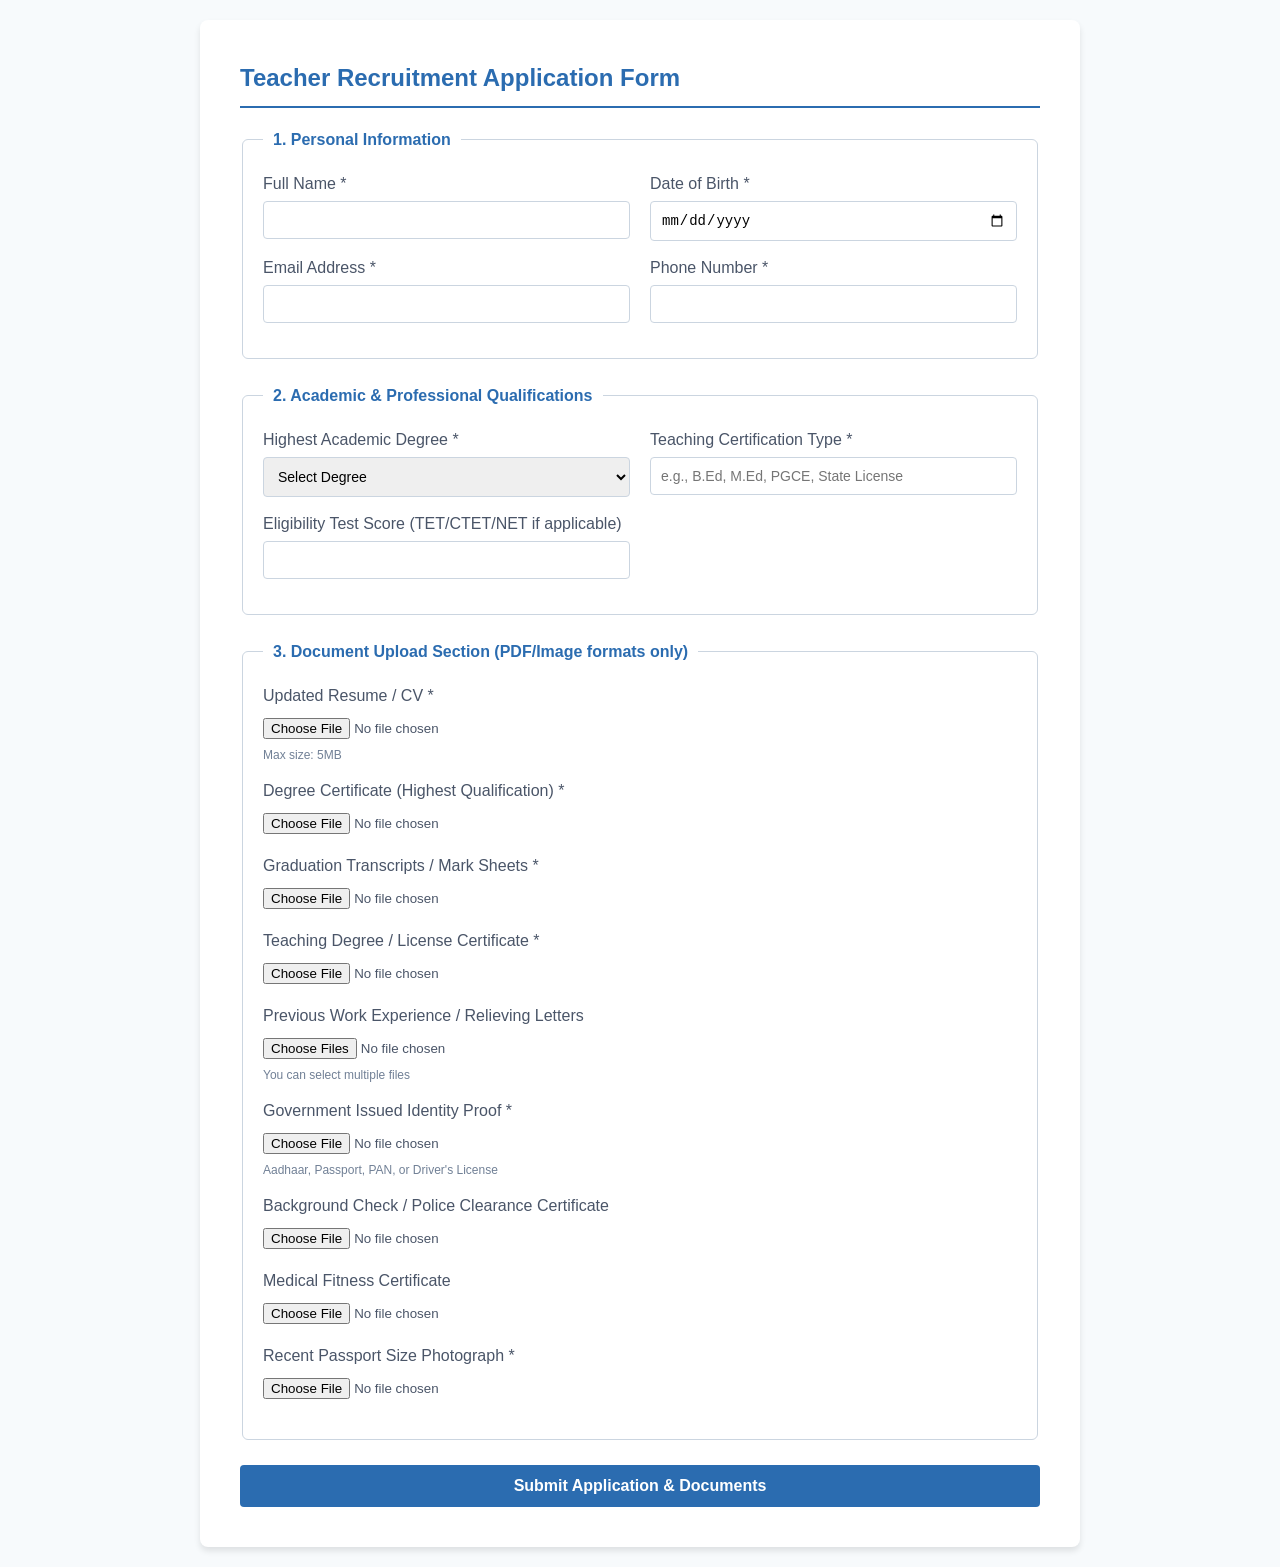
<file: index2.html>
<!DOCTYPE html>
<html lang="en">
<head>
    <meta charset="UTF-8">
    <meta name="viewport" content="width=device-width, initial-scale=1.0">
    <title>Teacher Recruitment Onboarding Form</title>
    <style>
        :root {
            --primary-color: #2b6cb0;
            --secondary-color: #4a5568;
            --bg-color: #f7fafc;
            --form-bg: #ffffff;
            --border-color: #cbd5e0;
            --error-color: #e53e3e;
        }

        body {
            font-family: 'Segoe UI', Tahoma, Geneva, Verdana, sans-serif;
            background-color: var(--bg-color);
            color: var(--secondary-color);
            margin: 0;
            padding: 20px;
            line-height: 1.5;
        }

        .form-container {
            max-width: 800px;
            margin: 0 auto;
            background: var(--form-bg);
            padding: 40px;
            border-radius: 8px;
            box-shadow: 0 4px 6px rgba(0, 0, 0, 0.1);
        }

        h2 {
            color: var(--primary-color);
            margin-top: 0;
            border-bottom: 2px solid var(--primary-color);
            padding-bottom: 10px;
        }

        fieldset {
            border: 1px solid var(--border-color);
            border-radius: 6px;
            padding: 20px;
            margin-bottom: 25px;
        }

        legend {
            font-weight: bold;
            padding: 0 10px;
            color: var(--primary-color);
        }

        .form-group {
            margin-bottom: 15px;
            display: flex;
            flex-direction: column;
        }

        .form-row {
            display: grid;
            grid-template-columns: 1fr 1fr;
            gap: 20px;
        }

        label {
            margin-bottom: 5px;
            font-weight: 500;
        }

        input[type="text"],
        input[type="email"],
        input[type="tel"],
        input[type="date"],
        input[type="number"],
        select {
            padding: 10px;
            border: 1px solid var(--border-color);
            border-radius: 4px;
            font-size: 14px;
        }

        input[type="file"] {
            padding: 5px 0;
        }

        .file-hint {
            font-size: 12px;
            color: #718096;
            margin-top: 2px;
        }

        button {
            background-color: var(--primary-color);
            color: white;
            border: none;
            padding: 12px 20px;
            font-size: 16px;
            font-weight: bold;
            border-radius: 4px;
            cursor: pointer;
            width: 100%;
            transition: background 0.2s;
        }

        button:hover {
            background-color: #1a5276;
        }

        @media (max-width: 600px) {
            .form-row {
                grid-template-columns: 1fr;
            }
            .form-container {
                padding: 20px;
            }
        }
    </style>
</head>
<body>

<div class="form-container">
    <h2>Teacher Recruitment Application Form</h2>
    <form id="teacherForm" enctype="multipart/form-data">
        
        <!-- Personal Information -->
        <fieldset>
            <legend>1. Personal Information</legend>
            <div class="form-row">
                <div class="form-group">
                    <label for="fullName">Full Name *</label>
                    <input type="text" id="fullName" required>
                </div>
                <div class="form-group">
                    <label for="dob">Date of Birth *</label>
                    <input type="date" id="dob" required>
                </div>
            </div>
            <div class="form-row">
                <div class="form-group">
                    <label for="email">Email Address *</label>
                    <input type="email" id="email" required>
                </div>
                <div class="form-group">
                    <label for="phone">Phone Number *</label>
                    <input type="tel" id="phone" required>
                </div>
            </div>
        </fieldset>

        <!-- Academic Credentials -->
        <fieldset>
            <legend>2. Academic & Professional Qualifications</legend>
            <div class="form-row">
                <div class="form-group">
                    <label for="highestDegree">Highest Academic Degree *</label>
                    <select id="highestDegree" required>
                        <option value="">Select Degree</option>
                        <option value="bachelors">Bachelor's Degree</option>
                        <option value="masters">Master's Degree</option>
                        <option value="phd">Ph.D. / Doctorate</option>
                    </select>
                </div>
                <div class="form-group">
                    <label for="teachingCert">Teaching Certification Type *</label>
                    <input type="text" id="teachingCert" placeholder="e.g., B.Ed, M.Ed, PGCE, State License" required>
                </div>
            </div>
            <div class="form-row">
                <div class="form-group">
                    <label for="tetScore">Eligibility Test Score (TET/CTET/NET if applicable)</label>
                    <input type="text" id="tetScore">
                </div>
            </div>
        </fieldset>

        <!-- Document Uploads -->
        <fieldset>
            <legend>3. Document Upload Section (PDF/Image formats only)</legend>
            
            <div class="form-group">
                <label for="resumeFile">Updated Resume / CV *</label>
                <input type="file" id="resumeFile" accept=".pdf,.doc,.docx" required>
                <span class="file-hint">Max size: 5MB</span>
            </div>

            <div class="form-group">
                <label for="degreeFile">Degree Certificate (Highest Qualification) *</label>
                <input type="file" id="degreeFile" accept=".pdf,.jpg,.jpeg,.png" required>
            </div>

            <div class="form-group">
                <label for="transcriptFile">Graduation Transcripts / Mark Sheets *</label>
                <input type="file" id="transcriptFile" accept=".pdf,.jpg,.jpeg,.png" required>
            </div>

            <div class="form-group">
                <label for="teachingCertFile">Teaching Degree / License Certificate *</label>
                <input type="file" id="teachingCertFile" accept=".pdf,.jpg,.jpeg,.png" required>
            </div>

            <div class="form-group">
                <label for="experienceFile">Previous Work Experience / Relieving Letters</label>
                <input type="file" id="experienceFile" accept=".pdf,.jpg,.jpeg,.png" multiple>
                <span class="file-hint">You can select multiple files</span>
            </div>

            <div class="form-group">
                <label for="idFile">Government Issued Identity Proof *</label>
                <input type="file" id="idFile" accept=".pdf,.jpg,.jpeg,.png" required>
                <span class="file-hint">Aadhaar, Passport, PAN, or Driver's License</span>
            </div>

            <div class="form-group">
                <label for="bgCheckFile">Background Check / Police Clearance Certificate</label>
                <input type="file" id="bgCheckFile" accept=".pdf,.jpg,.jpeg,.png">
            </div>

            <div class="form-group">
                <label for="medicalFile">Medical Fitness Certificate</label>
                <input type="file" id="medicalFile" accept=".pdf,.jpg,.jpeg,.png">
            </div>

            <div class="form-group">
                <label for="photoFile">Recent Passport Size Photograph *</label>
                <input type="file" id="photoFile" accept=".jpg,.jpeg,.png" required>
            </div>
        </fieldset>

        <button type="submit">Submit Application & Documents</button>
    </form>
</div>

<script>
    document.getElementById('teacherForm').addEventListener('submit', function(event) {
        event.preventDefault();

        // Target all file input elements
        const fileInputs = document.querySelectorAll('input[type="file"]');
        const maxSize = 5 * 1024 * 1024; // 5MB in bytes
        let valid = true;

        // Front-end validation for file sizes
        fileInputs.forEach(input => {
            if (input.files.length > 0) {
                for (let i = 0; i < input.files.length; i++) {
                    if (input.files[i].size > maxSize) {
                        alert(`The file "${input.files[i].name}" exceeds the 5MB size limit.`);
                        valid = false;
                    }
                }
            }
        });

        if (!valid) return;

        // Collect all standard input data (Excluding files for basic verification)
        alert('Form validated successfully! In a real system, files and data would now upload to your school server database.');
        
        // Log basic fields to console as proof of concept
        console.log("Teacher Name:", document.getElementById('fullName').value);
        console.log("Email:", document.getElementById('email').value);
        console.log("Highest Degree:", document.getElementById('highestDegree').value);
        
        // Reset form after submission
        this.reset();
    });
</script>

</body>
</html>
</file>
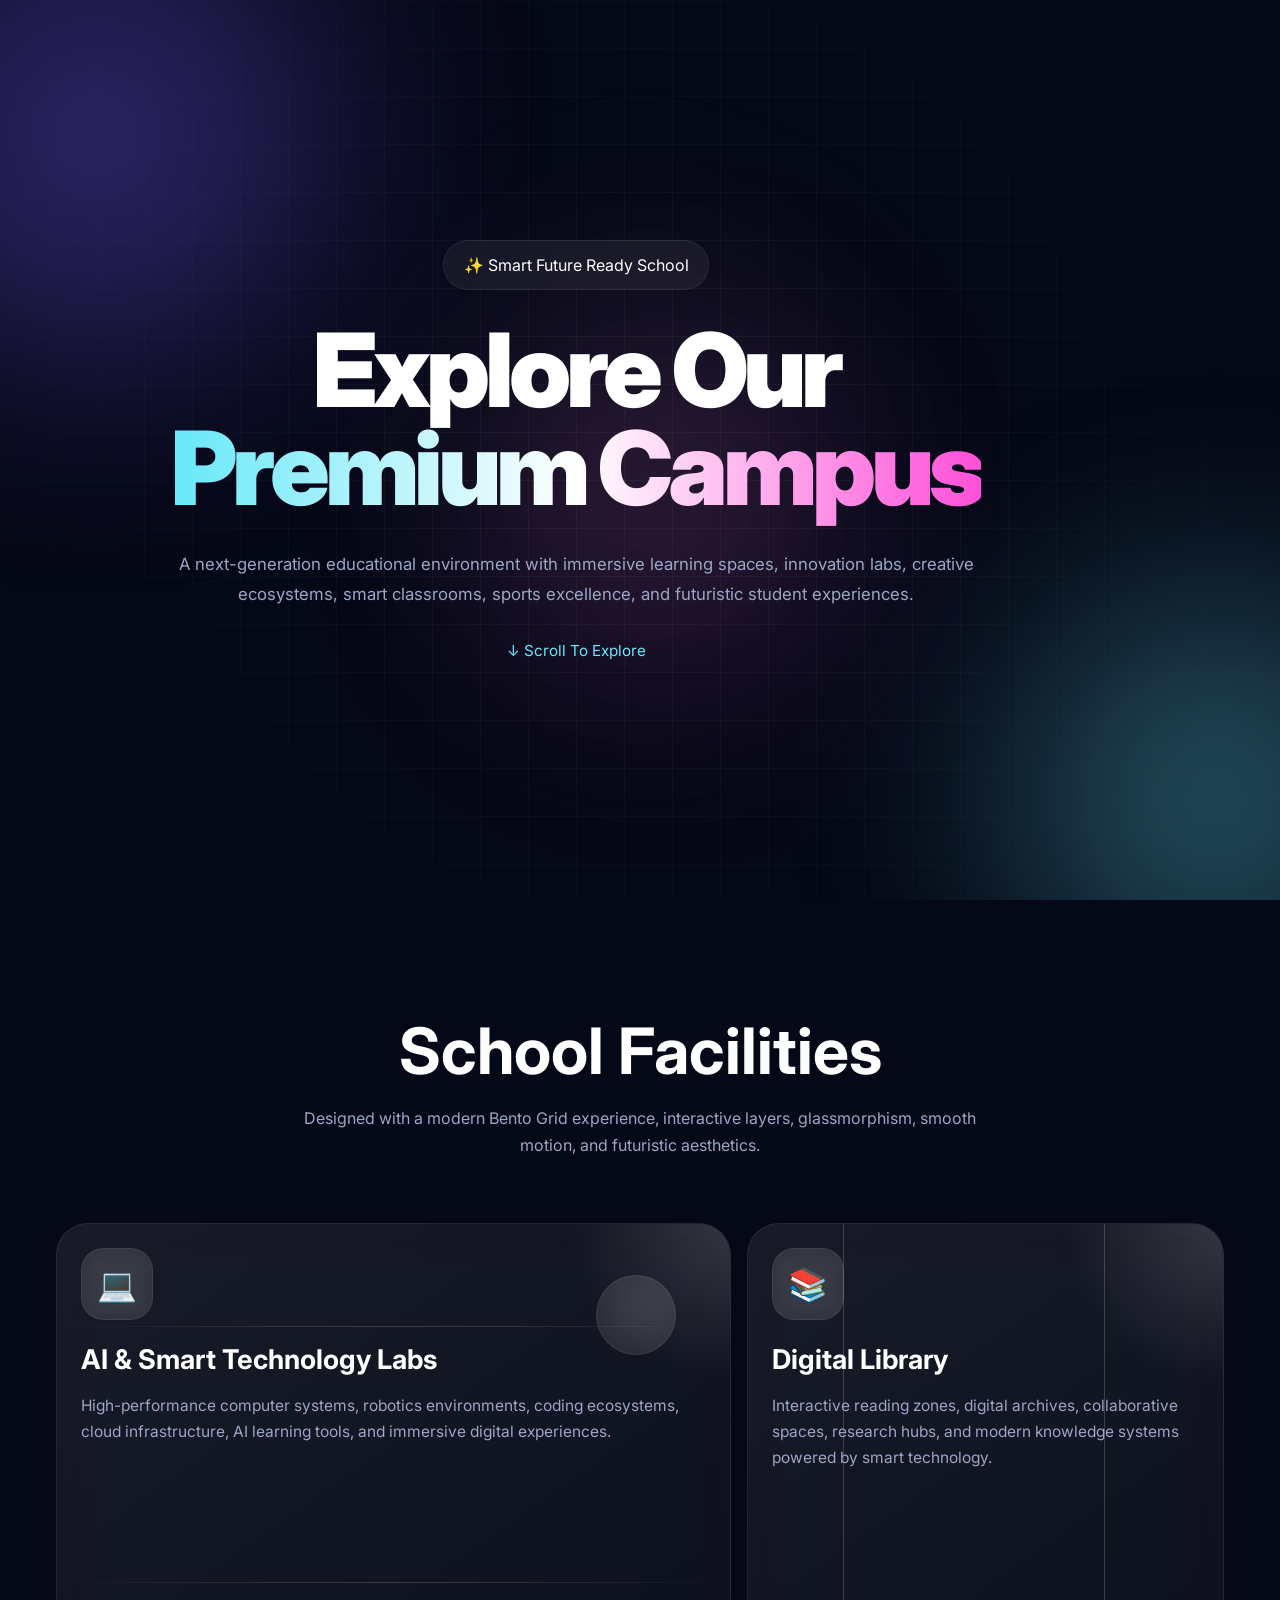
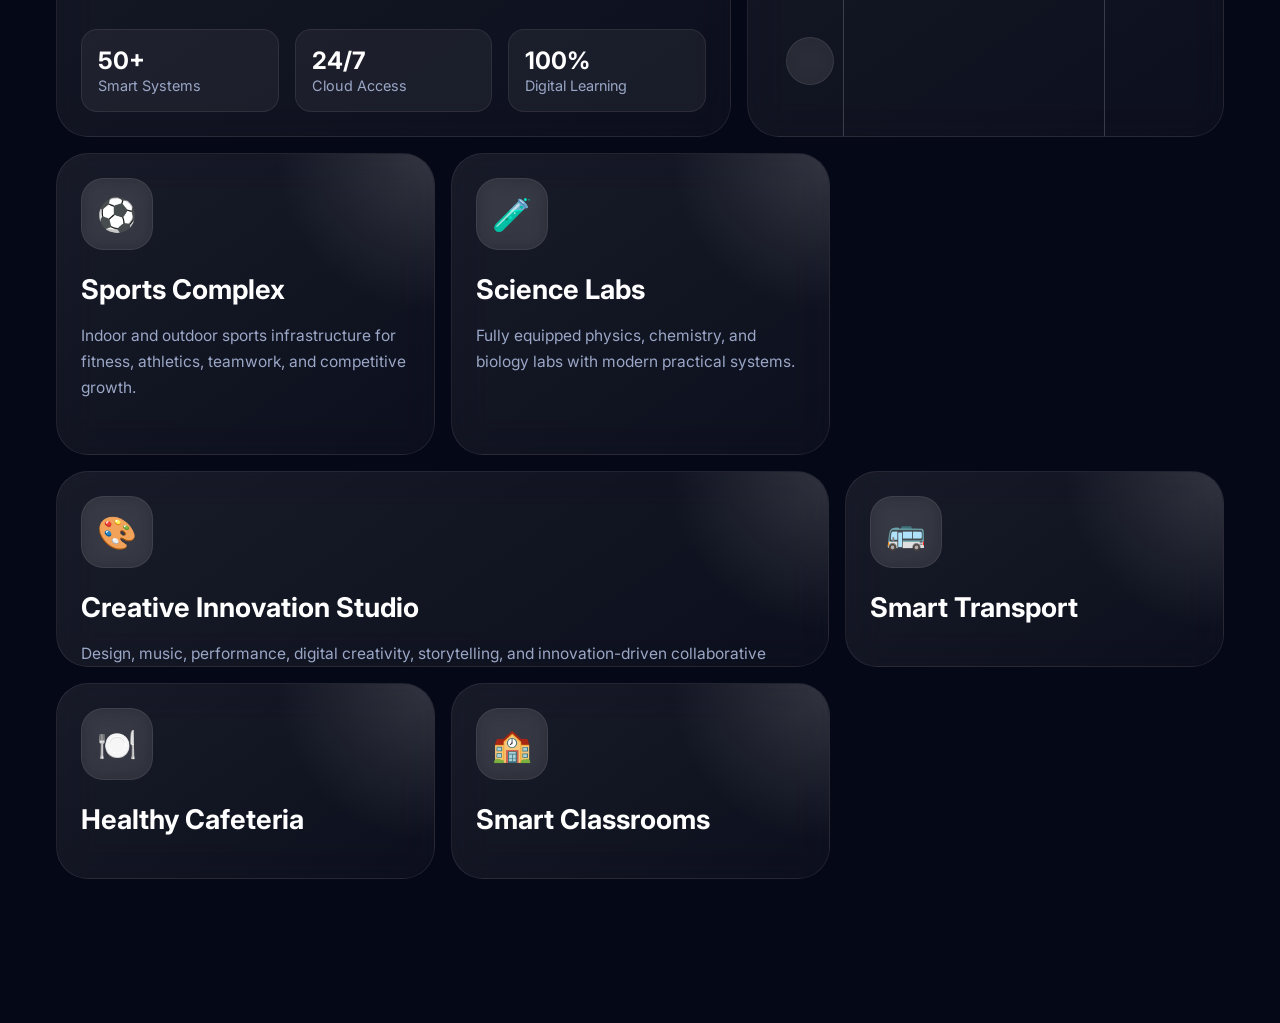
<file: school facilities.html>
<!DOCTYPE html>
<html lang="en">
<head>
<meta charset="UTF-8" />
<meta name="viewport" content="width=device-width, initial-scale=1.0"/>

<title>Modern School Facilities Bento Grid</title>

<link rel="preconnect" href="https://fonts.googleapis.com">
<link href="https://fonts.googleapis.com/css2?family=Inter:wght@400;500;600;700;800;900&display=swap" rel="stylesheet">

<style>

:root{

  --bg:#050816;
  --card:#101528;
  --border:rgba(255,255,255,0.08);

  --text:#ffffff;
  --muted:#9ba7c7;

  --cyan:#67e8f9;
  --purple:#7c5cff;
  --pink:#ff4fd8;

  --radius:2rem;

  --container:1200px;
}

*{
  margin:0;
  padding:0;
  box-sizing:border-box;
}

html{
  scroll-behavior:smooth;
}

body{
  font-family:'Inter',sans-serif;
  background:var(--bg);
  color:var(--text);
  overflow-x:hidden;
  position:relative;
}

/* ================================================= */
/* BACKGROUND */
/* ================================================= */

.background{
  position:fixed;
  inset:0;
  z-index:-5;
  overflow:hidden;
}

.grid-bg{
  position:absolute;
  inset:0;

  background-image:
  linear-gradient(rgba(255,255,255,0.04) 1px, transparent 1px),
  linear-gradient(90deg, rgba(255,255,255,0.04) 1px, transparent 1px);

  background-size:3rem 3rem;

  mask-image:radial-gradient(circle at center, black 20%, transparent 90%);
}

.glow{
  position:absolute;
  border-radius:50%;
  filter:blur(120px);
  opacity:.35;
  transition:transform .15s linear;
}

.glow1{
  width:35vw;
  height:35vw;
  background:var(--purple);
  top:-10%;
  left:-10%;
}

.glow2{
  width:30vw;
  height:30vw;
  background:var(--cyan);
  right:-10%;
  bottom:-10%;
}

.glow3{
  width:24vw;
  height:24vw;
  background:var(--pink);
  left:40%;
  top:40%;
  opacity:.18;
}

/* ================================================= */
/* GLOBAL */
/* ================================================= */

.container{
  width:100%;
  max-width:var(--container);
  margin:auto;
  padding:1rem;
}

section{
  position:relative;
}

/* ================================================= */
/* HERO */
/* ================================================= */

.hero{
  min-height:100vh;
  display:flex;
  align-items:center;
  justify-content:center;
  text-align:center;
  position:relative;
}

.hero::before{
  content:"";
  position:absolute;
  width:40rem;
  height:40rem;
  background:radial-gradient(circle, rgba(255,255,255,0.05), transparent 70%);
  filter:blur(80px);
}

.hero-content{
  max-width:65rem;
  position:relative;
  z-index:5;
}

.badge{
  display:inline-flex;
  align-items:center;
  gap:.6rem;

  padding:.9rem 1.2rem;

  border-radius:100px;

  background:rgba(255,255,255,0.06);

  border:1px solid rgba(255,255,255,0.08);

  margin-bottom:2rem;

  backdrop-filter:blur(10px);
}

.hero h1{
  font-size:clamp(3rem,8vw,7rem);
  line-height:.95;
  font-weight:900;
  letter-spacing:-0.05em;
}

.gradient{
  background:linear-gradient(
    90deg,
    var(--cyan),
    white,
    var(--pink)
  );

  -webkit-background-clip:text;
  -webkit-text-fill-color:transparent;
}

.hero p{
  max-width:50rem;
  margin:2rem auto;

  color:var(--muted);

  line-height:1.8;

  font-size:1.05rem;
}

.scroll{
  margin-top:2rem;
  color:var(--cyan);
  font-size:.95rem;

  animation:float 2s infinite ease-in-out;
}

@keyframes float{

  0%,100%{
    transform:translateY(0);
  }

  50%{
    transform:translateY(12px);
  }

}

/* ================================================= */
/* FACILITIES */
/* ================================================= */

.facilities{
  padding:6rem 0 8rem;
}

.section-head{
  text-align:center;
  margin-bottom:4rem;
}

.section-head h2{
  font-size:clamp(2rem,5vw,4rem);
  margin-bottom:1rem;
}

.section-head p{
  max-width:45rem;
  margin:auto;

  color:var(--muted);

  line-height:1.7;
}

/* ================================================= */
/* TRUE PREMIUM BENTO GRID */
/* ================================================= */

.bento-grid{

  display:grid;

  grid-template-columns:repeat(12,1fr);

  grid-auto-rows:90px;

  gap:1rem;
}

/* ================================================= */
/* CARD */
/* ================================================= */

.card{

  position:relative;

  overflow:hidden;

  border-radius:var(--radius);

  border:1px solid var(--border);

  background:
  linear-gradient(
    145deg,
    rgba(255,255,255,0.08),
    rgba(255,255,255,0.03)
  );

  backdrop-filter:blur(18px);

  padding:1.5rem;

  transition:
  transform .35s ease,
  border .3s ease,
  background .3s ease;

  transform-style:preserve-3d;
}

.card:hover{

  border-color:rgba(255,255,255,0.18);

  background:
  linear-gradient(
    145deg,
    rgba(255,255,255,0.12),
    rgba(255,255,255,0.04)
  );
}

.card::before{

  content:"";

  position:absolute;

  width:20rem;
  height:20rem;

  border-radius:50%;

  background:
  radial-gradient(
    circle,
    rgba(255,255,255,0.14),
    transparent 70%
  );

  top:-10rem;
  right:-10rem;

  transition:transform .5s ease;
}

.card:hover::before{
  transform:scale(1.3);
}

/* ================================================= */
/* CARD SIZES */
/* ================================================= */

.hero-card{
  grid-column:span 7;
  grid-row:span 5;
}

.tall-card{
  grid-column:span 5;
  grid-row:span 5;
}

.medium-card{
  grid-column:span 4;
  grid-row:span 3;
}

.wide-card{
  grid-column:span 8;
  grid-row:span 2;
}

.small-card{
  grid-column:span 4;
  grid-row:span 2;
}

/* ================================================= */
/* CARD CONTENT */
/* ================================================= */

.card-content{
  position:relative;
  z-index:5;

  height:100%;

  display:flex;
  flex-direction:column;
  justify-content:space-between;
}

.icon{

  width:4.5rem;
  height:4.5rem;

  border-radius:1.4rem;

  display:flex;
  align-items:center;
  justify-content:center;

  font-size:2rem;

  background:rgba(255,255,255,0.08);

  border:1px solid rgba(255,255,255,0.08);

  backdrop-filter:blur(10px);
}

.card h3{
  margin-top:1.5rem;

  font-size:1.7rem;

  line-height:1.2;
}

.card p{

  margin-top:1rem;

  line-height:1.7;

  color:var(--muted);

  font-size:.97rem;
}

/* ================================================= */
/* FLOATING ELEMENTS */
/* ================================================= */

.floating-orb{

  position:absolute;

  border-radius:50%;

  background:rgba(255,255,255,0.08);

  backdrop-filter:blur(20px);

  border:1px solid rgba(255,255,255,0.08);

  animation:orbFloat 5s ease-in-out infinite;
}

.orb1{
  width:5rem;
  height:5rem;

  right:8%;
  top:10%;
}

.orb2{
  width:3rem;
  height:3rem;

  left:8%;
  bottom:10%;
}

@keyframes orbFloat{

  0%,100%{
    transform:translateY(0);
  }

  50%{
    transform:translateY(-18px);
  }

}

/* ================================================= */
/* ANIMATED LINES */
/* ================================================= */

.lines{
  position:absolute;
  inset:0;
  overflow:hidden;
  pointer-events:none;
}

.line{

  position:absolute;

  background:
  linear-gradient(
    90deg,
    transparent,
    rgba(255,255,255,0.18),
    transparent
  );
}

.horizontal{
  width:100%;
  height:1px;

  animation:moveX 7s linear infinite;
}

.vertical{
  width:1px;
  height:100%;

  animation:moveY 7s linear infinite;
}

@keyframes moveX{

  from{
    transform:translateX(-100%);
  }

  to{
    transform:translateX(100%);
  }

}

@keyframes moveY{

  from{
    transform:translateY(-100%);
  }

  to{
    transform:translateY(100%);
  }

}

/* ================================================= */
/* STATS */
/* ================================================= */

.stats{
  display:flex;
  flex-wrap:wrap;
  gap:1rem;
  margin-top:2rem;
}

.stat{

  flex:1 1 8rem;

  min-width:0;

  padding:1rem;

  border-radius:1rem;

  background:rgba(255,255,255,0.05);

  border:1px solid rgba(255,255,255,0.08);
}

.stat h4{
  font-size:1.5rem;
}

.stat span{
  color:var(--muted);
  font-size:.9rem;
}

/* ================================================= */
/* RESPONSIVE */
/* ================================================= */

@media(max-width:1024px){

  .bento-grid{
    grid-template-columns:repeat(6,1fr);
  }

  .hero-card,
  .tall-card,
  .wide-card{
    grid-column:span 6;
  }

  .medium-card,
  .small-card{
    grid-column:span 3;
  }

}

@media(max-width:768px){

  .hero{
    min-height:80vh;
  }

  .bento-grid{
    grid-template-columns:1fr;
    grid-auto-rows:auto;
  }

  .hero-card,
  .tall-card,
  .medium-card,
  .small-card,
  .wide-card{

    grid-column:span 1;
    grid-row:span 1;

    min-height:20rem;
  }

  .stats{
    flex-direction:column;
  }

}

</style>
</head>

<body>

<!-- ================================================= -->
<!-- BACKGROUND -->
<!-- ================================================= -->

<div class="background">

  <div class="grid-bg"></div>

  <div class="glow glow1"></div>
  <div class="glow glow2"></div>
  <div class="glow glow3"></div>

</div>

<!-- ================================================= -->
<!-- HERO -->
<!-- ================================================= -->

<section class="hero">

  <div class="container">

    <div class="hero-content">

      <div class="badge">
        ✨ Smart Future Ready School
      </div>

      <h1>
        Explore Our <br>
        <span class="gradient">Premium Campus</span>
      </h1>

      <p>
        A next-generation educational environment with
        immersive learning spaces, innovation labs,
        creative ecosystems, smart classrooms,
        sports excellence, and futuristic student experiences.
      </p>

      <div class="scroll">
        ↓ Scroll To Explore
      </div>

    </div>

  </div>

</section>

<!-- ================================================= -->
<!-- FACILITIES -->
<!-- ================================================= -->

<section class="facilities">

  <div class="container">

    <div class="section-head">

      <h2>School Facilities</h2>

      <p>
        Designed with a modern Bento Grid experience,
        interactive layers, glassmorphism,
        smooth motion, and futuristic aesthetics.
      </p>

    </div>

    <!-- ================================================= -->
    <!-- BENTO GRID -->
    <!-- ================================================= -->

    <div class="bento-grid">

      <!-- ================================================= -->
      <!-- BIG HERO CARD -->
      <!-- ================================================= -->

      <div class="card hero-card">

        <div class="lines">
          <div class="line horizontal" style="top:20%"></div>
          <div class="line horizontal" style="top:70%"></div>
        </div>

        <div class="floating-orb orb1"></div>

        <div class="card-content">

          <div>

            <div class="icon">💻</div>

            <h3>
              AI & Smart Technology Labs
            </h3>

            <p>
              High-performance computer systems,
              robotics environments, coding ecosystems,
              cloud infrastructure, AI learning tools,
              and immersive digital experiences.
            </p>

          </div>

          <div class="stats">

            <div class="stat">
              <h4>50+</h4>
              <span>Smart Systems</span>
            </div>

            <div class="stat">
              <h4>24/7</h4>
              <span>Cloud Access</span>
            </div>

            <div class="stat">
              <h4>100%</h4>
              <span>Digital Learning</span>
            </div>

          </div>

        </div>

      </div>

      <!-- ================================================= -->
      <!-- TALL CARD -->
      <!-- ================================================= -->

      <div class="card tall-card">

        <div class="lines">
          <div class="line vertical" style="left:20%"></div>
          <div class="line vertical" style="left:75%"></div>
        </div>

        <div class="floating-orb orb2"></div>

        <div class="card-content">

          <div>

            <div class="icon">📚</div>

            <h3>
              Digital Library
            </h3>

            <p>
              Interactive reading zones,
              digital archives, collaborative spaces,
              research hubs, and modern knowledge systems
              powered by smart technology.
            </p>

          </div>

        </div>

      </div>

      <!-- ================================================= -->
      <!-- MEDIUM -->
      <!-- ================================================= -->

      <div class="card medium-card">

        <div class="card-content">

          <div>

            <div class="icon">⚽</div>

            <h3>
              Sports Complex
            </h3>

            <p>
              Indoor and outdoor sports infrastructure
              for fitness, athletics, teamwork,
              and competitive growth.
            </p>

          </div>

        </div>

      </div>

      <!-- ================================================= -->
      <!-- MEDIUM -->
      <!-- ================================================= -->

      <div class="card medium-card">

        <div class="card-content">

          <div>

            <div class="icon">🧪</div>

            <h3>
              Science Labs
            </h3>

            <p>
              Fully equipped physics,
              chemistry, and biology labs
              with modern practical systems.
            </p>

          </div>

        </div>

      </div>

      <!-- ================================================= -->
      <!-- WIDE -->
      <!-- ================================================= -->

      <div class="card wide-card">

        <div class="card-content">

          <div>

            <div class="icon">🎨</div>

            <h3>
              Creative Innovation Studio
            </h3>

            <p>
              Design, music, performance,
              digital creativity, storytelling,
              and innovation-driven collaborative spaces.
            </p>

          </div>

        </div>

      </div>

      <!-- ================================================= -->
      <!-- SMALL -->
      <!-- ================================================= -->

      <div class="card small-card">

        <div class="card-content">

          <div>

            <div class="icon">🚌</div>

            <h3>
              Smart Transport
            </h3>

          </div>

        </div>

      </div>

      <!-- ================================================= -->
      <!-- SMALL -->
      <!-- ================================================= -->

      <div class="card small-card">

        <div class="card-content">

          <div>

            <div class="icon">🍽️</div>

            <h3>
              Healthy Cafeteria
            </h3>

          </div>

        </div>

      </div>

      <!-- ================================================= -->
      <!-- SMALL -->
      <!-- ================================================= -->

      <div class="card small-card">

        <div class="card-content">

          <div>

            <div class="icon">🏫</div>

            <h3>
              Smart Classrooms
            </h3>

          </div>

        </div>

      </div>

    </div>

  </div>

</section>

<script>

/* ================================================= */
/* GLOW INTERACTION */
/* ================================================= */

const glows = document.querySelectorAll(".glow");

document.addEventListener("mousemove",(e)=>{

  const x = e.clientX / window.innerWidth;
  const y = e.clientY / window.innerHeight;

  glows.forEach((glow,index)=>{

    const speed = (index + 1) * 40;

    glow.style.transform = `
      translate(
        ${x * speed}px,
        ${y * speed}px
      )
    `;

  });

});

/* ================================================= */
/* 3D CARD INTERACTION */
/* ================================================= */

const cards = document.querySelectorAll(".card");

cards.forEach(card=>{

  card.addEventListener("mousemove",(e)=>{

    const rect = card.getBoundingClientRect();

    const x = e.clientX - rect.left;
    const y = e.clientY - rect.top;

    const centerX = rect.width / 2;
    const centerY = rect.height / 2;

    const rotateX = ((y - centerY) / 18);
    const rotateY = ((centerX - x) / 18);

    card.style.transform = `
      perspective(1200px)
      rotateX(${rotateX}deg)
      rotateY(${rotateY}deg)
      scale(1.02)
    `;

  });

  card.addEventListener("mouseleave",()=>{

    card.style.transform = `
      perspective(1200px)
      rotateX(0deg)
      rotateY(0deg)
      scale(1)
    `;

  });

});

/* ================================================= */
/* SCROLL REVEAL */
/* ================================================= */

const observer = new IntersectionObserver((entries)=>{

  entries.forEach(entry=>{

    if(entry.isIntersecting){

      entry.target.animate([

        {
          opacity:0,
          transform:"translateY(80px) scale(.9)"
        },

        {
          opacity:1,
          transform:"translateY(0) scale(1)"
        }

      ],{

        duration:1000,
        easing:"cubic-bezier(.2,.8,.2,1)",
        fill:"forwards"

      });

    }

  });

},{
  threshold:0.15
});

cards.forEach(card=>{
  observer.observe(card);
});

</script>

</body>
</html>
</file>
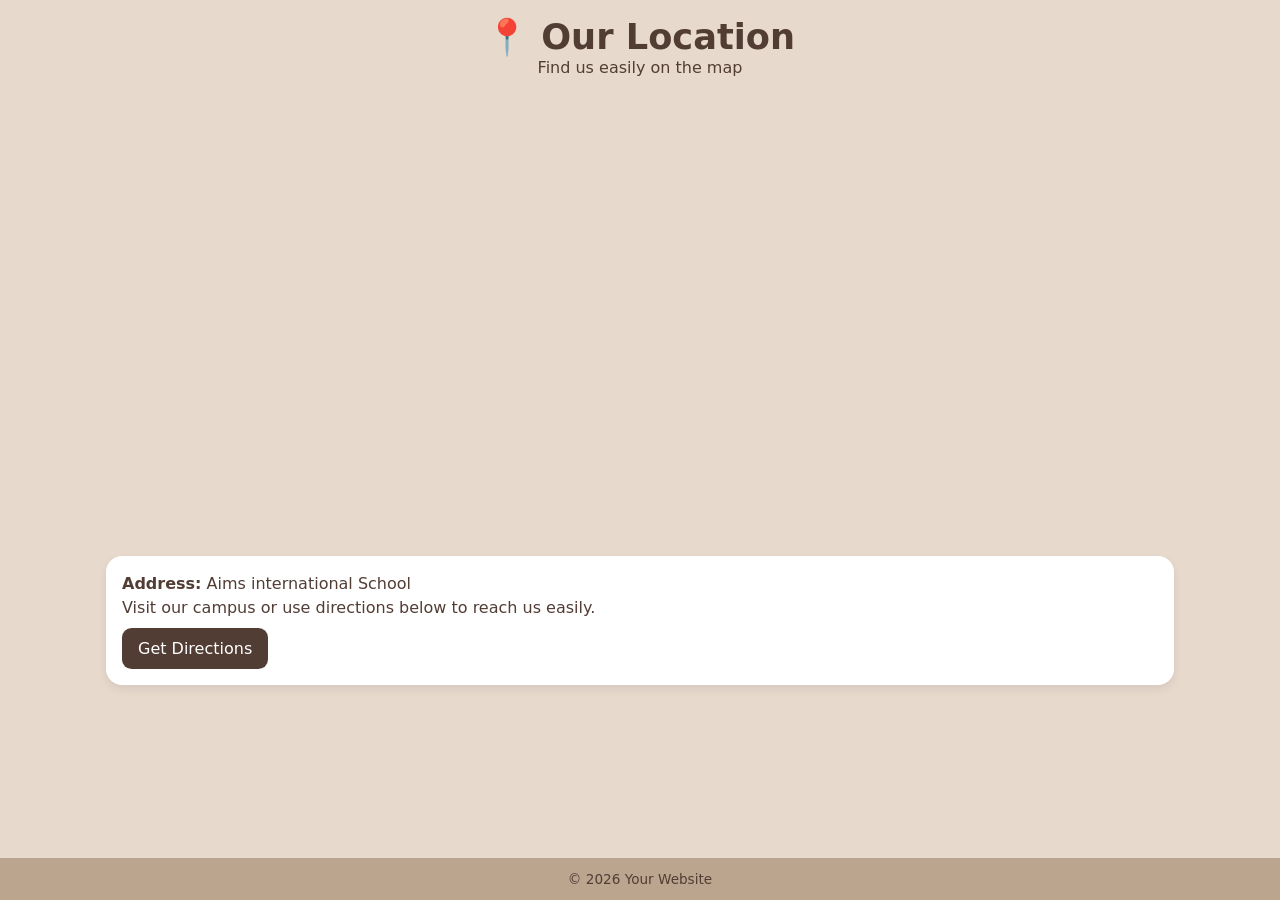
<file: Test index2.html>
<!DOCTYPE html>
<html lang="en">
<head>
  <meta charset="UTF-8">
  <meta name="viewport" content="width=device-width, initial-scale=1.0">
  <title>Our Location</title>

  <style>
    * {
      margin: 0;
      padding: 0;
      box-sizing: border-box;
      font-family: system-ui, sans-serif;
    }

    body {
      background: #E8D9CD;
      color: #523D35;
      display: flex;
      flex-direction: column;
      min-height: 100vh;
    }

    .container {
      width: 100%;
      max-width: 1100px;
      margin: auto;
      padding: 1rem;
      flex: 1;
      display: flex;
      flex-direction: column;
      gap: 1rem;
    }

    .header {
      text-align: center;
    }

    .header h1 {
      font-size: clamp(1.5rem, 3vw, 2.2rem);
    }

    .map-box {
      width: 100%;
      display: flex;
      flex-direction: column;
      gap: 0.8rem;
    }

    .map-container {
      width: 100%;
      height: 50vh;
      min-height: 260px;
      border-radius: 1rem;
      overflow: hidden;
    }

    .map-container iframe {
      width: 100%;
      height: 100%;
      border: 0;
    }

    .info {
      background: #fff;
      padding: 1rem;
      border-radius: 1rem;
      box-shadow: 0 4px 10px rgba(0,0,0,0.08);
    }

    .info p {
      font-size: clamp(0.9rem, 2vw, 1rem);
      line-height: 1.5;
    }

    .btn {
      display: inline-block;
      text-align: center;
      padding: 0.7rem 1rem;
      border-radius: 0.6rem;
      background: #523D35;
      color: #fff;
      text-decoration: none;
      margin-top: 0.5rem;
      transition: 0.3s;
    }

    .btn:hover {
      background: #3b2b24;
    }

    footer {
      text-align: center;
      padding: 0.8rem;
      font-size: 0.85rem;
      background: #BBA58F;
    }

    /* Mobile Optimization */
    @media (max-width: 480px) {
      .container {
        padding: 0.8rem;
      }
    }
  </style>
</head>

<body>

  <div class="container">

    <div class="header">
      <h1>📍 Our Location</h1>
      <p>Find us easily on the map</p>
    </div>

    <div class="map-box">
      <div class="map-container">
        <iframe 
          src="https://www.google.com/maps/embed?pb=!1m14!1m8!1m3!1d7074.891855416712!2d81.6087477!3d27.5486678!3m2!1i1024!2i768!4f13.1!3m3!1m2!1s0x3999af6dbadf40cd%3A0x5f259d463806601a!2sAIMS%20INTERNATIONAL%20SCHOOL%20BAHRAICH!5e0!3m2!1sen!2sin!4v1775653834569!5m2!1sen!2sin" width="600" height="450"
          loading="lazy">
        </iframe>

      </div>


      <div class="info">
        <p><strong>Address:</strong> Aims international School</p>
        <p>Visit our campus or use directions below to reach us easily.</p>

        <a 
          href="https://maps.app.goo.gl/sJcbXLULL6vmNiQd6"
          target="_blank"
          class="btn">
          Get Directions
        </a>
      </div>
    </div>
  </div>

  <footer>
    © 2026 Your Website
  </footer>

</body>
</html>
</file>
